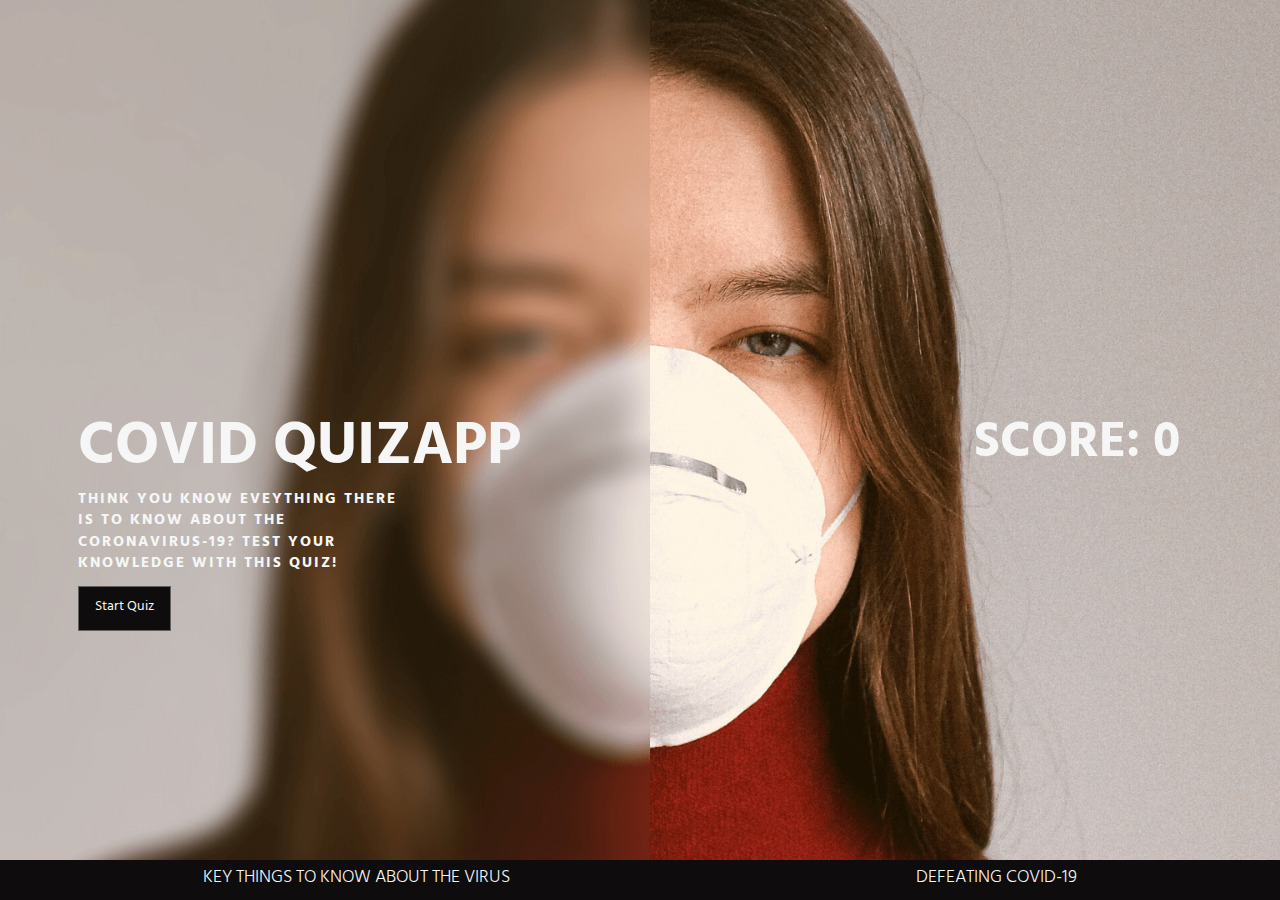
<file: index.html>
<!DOCTYPE html>
<html lang="en">

<head>
  <title>COVID-19 Quiz</title>
  <meta charset="utf-8">
  <meta name="viewport" content="width=device-width, initial-scale=1">
  <meta name="description" content="Coronavirus Quiz App Project">
  <link href="https://cdnjs.cloudflare.com/ajax/libs/normalize/4.1.1/normalize.css">
  <link href="https://fonts.googleapis.com/css2?family=Hind+Guntur:wght@300;400;500;600;700&display=swap"
    rel="stylesheet">
  <link rel="stylesheet" href="https://maxcdn.bootstrapcdn.com/bootstrap/3.3.7/css/bootstrap.min.css"
    integrity="sha384-BVYiiSIFeK1dGmJRAkycuHAHRg32OmUcww7on3RYdg4Va+PmSTsz/K68vbdEjh4u" crossorigin="anonymous">
  <link href="style.css" rel="stylesheet" type="text/css" />
  <script src="https://ajax.googleapis.com/ajax/libs/jquery/3.4.1/jquery.min.js"></script>
</head>

<body>
  <div class='container-fluid bg'>
    <header role="banner" class='q-header'>
      <div class='q-title' id='title'>
        <h1 class='q-text'>COVID Quizapp</h1>
      </div>
      <div class='q-subheader'>
        <h2 class='q-text'>SCORE: <span id="score" class='q-score'> 0</span></h2>
      </div>
    </header>

    <main aria-live="assertive">
      <section>
      </section>
    </main>

    <footer class='q-footer'>
      <div>
        <h4>Key things to know about the virus</h4>
      </div>
      <div>
        <h4>Defeating Covid-19</h4>
      </div>
    </footer>
  </div>
  <script src="https://maxcdn.bootstrapcdn.com/bootstrap/3.3.7/js/bootstrap.min.js"
    integrity="sha384-Tc5IQib027qvyjSMfHjOMaLkfuWVxZxUPnCJA7l2mCWNIpG9mGCD8wGNIcPD7Txa" crossorigin="anonymous">
  </script>
  <script src="store.js"></script>
  <script src="index.js"></script>
</body>

</html>
</file>
<file: style.css>
* {
  box-sizing: border-box;
  font-family: 'Hind Guntur', sans-serif;
}

body,
html {
  height: 100%;
}

body {
  overflow: hidden;
}

:root {
  --primary-color: #182243;
  --secondary-color: #f35835;
  --tertiary-color: #0fe28a;
  --white: rgb(246, 246, 246);
  --black: rgb(14, 12, 12);
}

h1 {
  font-weight: bolder;
  font-size: 60px;
}

h2 {
  font-weight: bolder;
  font-size: 50px;
}

h3 {
  font-weight: 400;
}

h4 {
  font-weight: 300;
}

@media (max-width: 767px) {
  h1 {
    font-size: 50px;
  }

  h2 {
    font-size: 40px;
  }

  h3 {
    font-size: 15px;
  }

  h4 {
    font-size: 12px;
  }
}

@media (max-width: 480px) {
  h1 {
    font-size: 50px;
  }

  h2 {
    font-size: 25px;
  }

  h3 {
    font-size: 10px;
  }

  h4 {
    font-size: 10px;
  }
}

@media (max-width: 375px) {
  h1 {
    font-size: 40px;
  }
  h2 {
    font-size: 30px;
  }
  h3 {
    font-size: 15px;
  }
  h4 {
    font-size: 12px;
  }
}

p {
  font-size: 1.5rem;
  font-weight: 800;
  color: var(--black);
}

label {
  font-size: 2rem;
  text-transform: uppercase;
  color: var(--white);
}

legend {
  font-size: 1.5rem;
  font-weight: bold;
  text-transform: uppercase;
  color: var(--white);
}

fieldset {
  border: 0;
}

main {
  padding-left: 10vw;
  padding-right: 10vw;
}

section {
  vertical-align: top;
}

input[type='radio'] {
  vertical-align: middle;
  margin-right: 10px;
}

label {
 display: contents;
}

button,
input {
  background: var(--black);
  border: rgb(97, 97, 93) solid 1px;
  height: 45px;
  padding: 0 16px;
  transition: 400ms ease all;
  outline: none;
  font-size: 1em;
  cursor: pointer;
  color: var(--white);
}

.bg {
  background-image: url(./img/bg.png);
  height: 100%;
  background-position: center;
  background-repeat: no-repeat;
  background-size: cover;
}

.intro-container {
  position: absolute;
  width: 25%;
  height: 100px;
  left: 10%;
  top: 60%;
  margin-left: -50px;
  margin-top: -50px;
}

.intro-text {
  color: var(--white);
  text-transform: uppercase;
  letter-spacing: 2px;
}

.q-header {
  display: flex;
  justify-content: space-evenly;
}

.q-title {
  position: absolute;
  width: 25%;
  height: 100px;
  left: 10%;
  top: 50%;
  margin-left: -50px;
  margin-top: -50px;
}

.q-subheader {
  position: absolute;
  width: 25%;
  height: 100px;
  left: 80%;
  top: 50%;
  margin-left: -50px;
  margin-top: -50px;
}

.q-text {
  text-transform: uppercase;
  color: var(--white);
  white-space: nowrap;
}

.question-container {
  position: absolute;
  width: 40%;
  height: 578px;
  left: 10%;
  top: 28%;
  margin-left: -50px;
  margin-top: -50px;
}

.question-title {
  color: var(--white);
  text-transform: uppercase;
}

.ql-container {
  font-size: 1.5em;
 font-weight: bolder;
 color: var(--white);
}

.option-list {
  white-space: nowrap;
}

ol {
  list-style-type: none;
}

.feedback-container {
  position: absolute;
  width: 40%;
  height: 270px;
  left: 10%;
  top: 50%;
  margin-left: -50px;
  margin-top: -50px;
  color: var(--tertiary-color);
}

.correct-answer {
  color: var(--white);
  text-transform: uppercase;
  letter-spacing: 1px;
}

.final-container {
  position: absolute;
  width: 40%;
  height: 100px;
  left: 10%;
  top: 50%;
  margin-left: -50px;
  margin-top: -50px;
  color: var(--tertiary-color);
}

.final-text {
  color: var(--white);
  text-transform: uppercase;
  letter-spacing: 3px;
}

.q-footer {
  background-color: var(--black);
  position: fixed;
  left: 0;
  bottom: 0;
  width: 100%;
  text-align: center;
  display: flex;
  justify-content: space-around;
}

.q-footer h4 {
  color: var(--white);
  text-transform: uppercase;
}

@media (max-width: 980px) {
  p,
  label,
  legend {
    font-size: 100%;
  }

  button {
    display: block;
    margin-left: auto;
    margin-right: auto;
    width: 80%;
  }
}

@media (max-width: 767px) {
  .q-title {
    top: 20%;
    left: 25%;
    margin: 0 auto;
  }

  .q-subheader {
    top: 8%;
    left: 45%;
  }

  .intro-container {
    margin: 0 auto;
    width: 44%;
    left: 28%;
    top: 55%;
  }

  .intro-text {
    color: var(--black);
  }

  .question-container {
    width: 80%;
    left: 15%;
    top: 25%;
  }

  .feedback-container {
    width: 60%;
    left: 30%;
    top: 30%;
  }

  .final-container {
    width: 70%;
    left: 27%;
    top: 26%;
  }
}


@media (max-width: 480px) {
  .q-title {
    top: 20%;
    left: 6%;
    margin: 0 auto;
  }

  .q-subheader {
    top: 8%;
    left: 50%;
  }

  .intro-container {
    margin: 0 auto;
    width: 60%;
    left: 20%;
    top: 55%;
  }

  .intro-text {
    color: var(--black);
  }

  .question-container {
    width: 93%;
    left: 15%;
    top: 18%;
  }

  .feedback-container {
    width: 75%;
    left: 25%;
    top: 26%;
  }

  .final-container {
    width: 70%;
    left: 27%;
    top: 26%;
  }
}

@media (max-width: 375px) {
  .q-title {
    top: 20%;
    margin: 0 auto;
  }

  .q-subheader {
    top: 8%;
    left: 48%;
  }

  .intro-container {
    margin: 0 auto;
    width: 70%;
    left: 20%;
    top: 55%;
  }

  .intro-text {
    color: var(--black);
  }

  .question-container {
    width: 93%;
    left: 15%;
    top: 18%;
  }

  .feedback-container {
    width: 75%;
    left: 25%;
    top: 26%;
  }
}
</file>
